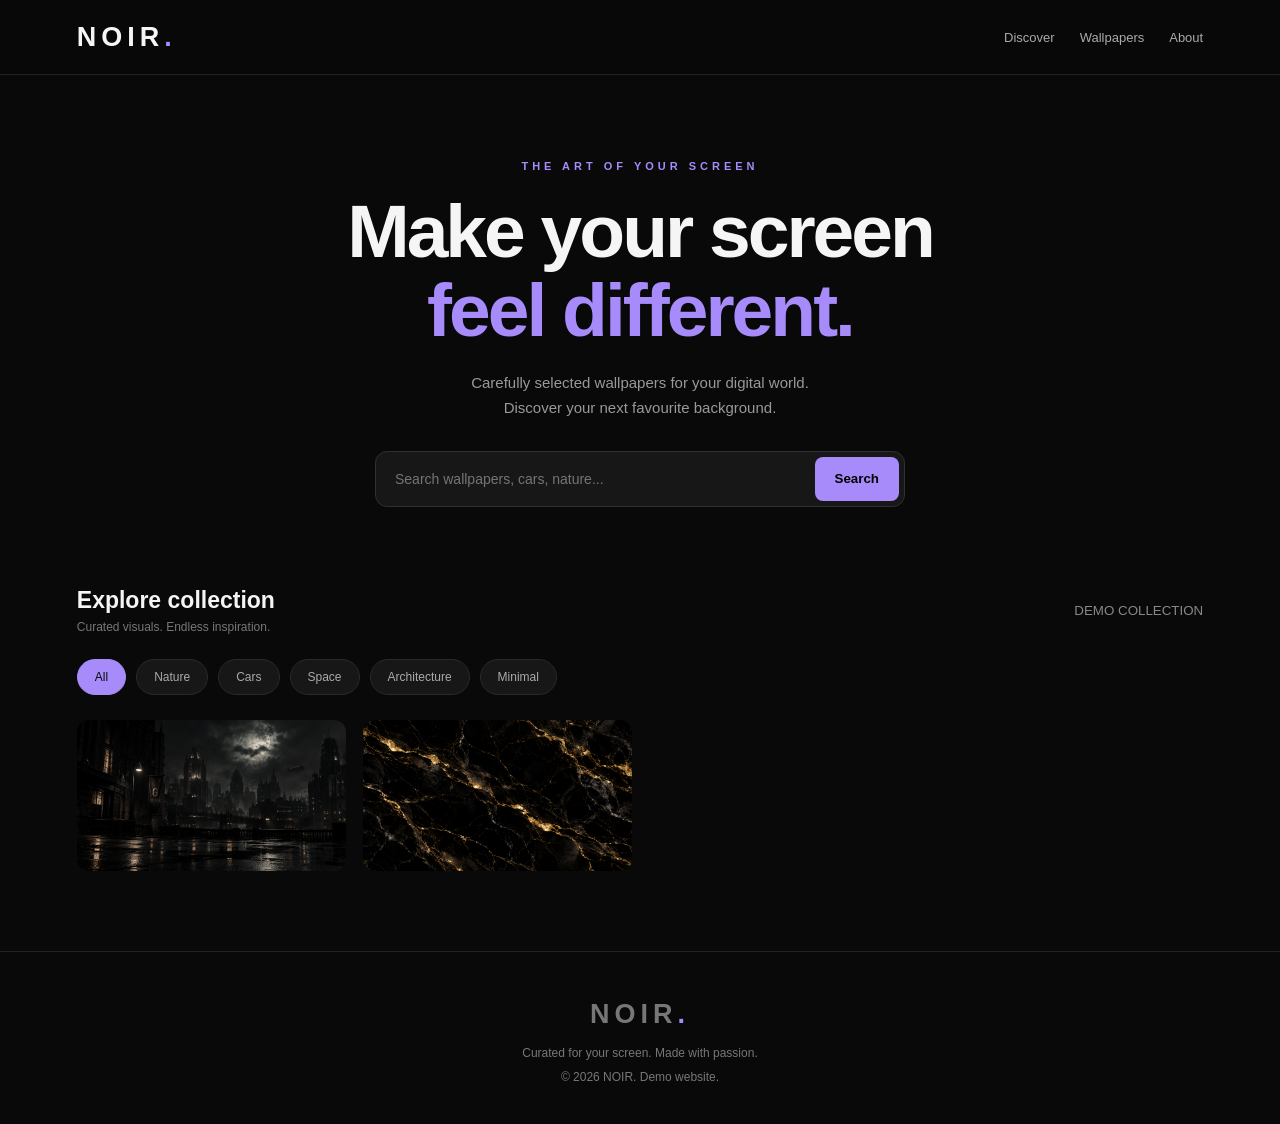
<file: index.html>
<!DOCTYPE html>
<html lang="en">
<head>
<meta charset="UTF-8">
<meta name="viewport" content="width=device-width, initial-scale=1.0">
<title>NOIR — Wallpaper Collection</title>

<style>
* {
  margin: 0;
  padding: 0;
  box-sizing: border-box;
}

body {
  background: #090909;
  color: #f5f5f5;
  font-family: -apple-system, BlinkMacSystemFont, "Segoe UI", sans-serif;
}

header {
  height: 75px;
  padding: 0 6%;
  display: flex;
  align-items: center;
  justify-content: space-between;
  border-bottom: 1px solid #222;
  position: sticky;
  top: 0;
  background: rgba(9,9,9,.94);
  backdrop-filter: blur(15px);
  z-index: 10;
}

.logo {
  font-size: 27px;
  font-weight: 900;
  letter-spacing: 5px;
}

.logo span {
  color: #a78bfa;
}

nav {
  display: flex;
  gap: 25px;
}

nav a {
  color: #aaa;
  text-decoration: none;
  font-size: 13px;
}

nav a:hover {
  color: white;
}

.hero {
  padding: 85px 6% 55px;
  text-align: center;
}

.eyebrow {
  color: #a78bfa;
  letter-spacing: 4px;
  font-size: 11px;
  font-weight: 700;
}

.hero h1 {
  font-size: clamp(38px, 7vw, 75px);
  letter-spacing: -3px;
  margin: 20px 0;
  line-height: 1.05;
}

.hero h1 span {
  color: #a78bfa;
}

.hero p {
  color: #999;
  font-size: 15px;
  line-height: 1.7;
}

.search {
  max-width: 530px;
  margin: 30px auto 0;
  display: flex;
  background: #171717;
  border: 1px solid #303030;
  border-radius: 12px;
  padding: 5px;
}

.search input {
  flex: 1;
  min-width: 0;
  background: transparent;
  border: none;
  outline: none;
  padding: 14px;
  color: white;
  font-size: 14px;
}

.search button {
  background: #a78bfa;
  border: none;
  padding: 0 20px;
  border-radius: 8px;
  font-weight: 700;
  cursor: pointer;
}

main {
  padding: 25px 6% 80px;
}

.section-heading {
  display: flex;
  justify-content: space-between;
  align-items: center;
  margin-bottom: 25px;
}

.section-heading h2 {
  font-size: 23px;
}

.section-heading p {
  color: #777;
  font-size: 12px;
  margin-top: 6px;
}

.categories {
  display: flex;
  gap: 10px;
  overflow-x: auto;
  padding-bottom: 25px;
}

.category {
  background: #171717;
  color: #aaa;
  border: 1px solid #292929;
  padding: 10px 17px;
  border-radius: 30px;
  cursor: pointer;
  white-space: nowrap;
  font-size: 12px;
}

.category.active,
.category:hover {
  background: #a78bfa;
  color: #090909;
  border-color: #a78bfa;
}

/* Wallpaper gallery */

.gallery {
  display: grid;
  grid-template-columns: repeat(4, minmax(0, 1fr));
  gap: 17px;
  align-items: start;
}

.wallpaper {
  position: relative;
  overflow: hidden;
  border-radius: 12px;
  background: #191919;
  cursor: pointer;
  width: 100%;
}

.wallpaper img {
  width: 100%;
  height: auto;
  display: block;
  transition: transform .4s;
}

.wallpaper:hover img {
  transform: scale(1.05);
}

.wallpaper-info {
  position: absolute;
  bottom: 0;
  left: 0;
  right: 0;
  padding: 35px 13px 13px;
  background: linear-gradient(transparent, rgba(0,0,0,.9));
  display: flex;
  justify-content: space-between;
  align-items: end;
  opacity: 0;
  transition: opacity .3s;
}

.wallpaper:hover .wallpaper-info {
  opacity: 1;
}

.wallpaper-info span {
  font-size: 12px;
  font-weight: 600;
}

.wallpaper-info small {
  font-size: 10px;
  color: #ccc;
}

.empty {
  display: none;
  color: #888;
  text-align: center;
  padding: 50px;
}

footer {
  border-top: 1px solid #222;
  padding: 35px 6%;
  text-align: center;
  color: #777;
  font-size: 12px;
  line-height: 2;
}

/* Preview window */

.modal {
  display: none;
  position: fixed;
  inset: 0;
  z-index: 20;
  background: rgba(0,0,0,.93);
  align-items: center;
  justify-content: center;
  padding: 20px;
}

.modal.open {
  display: flex;
}

.modal-content {
  max-width: 450px;
  width: 100%;
  text-align: center;
}

.modal img {
  max-width: 100%;
  max-height: 65vh;
  object-fit: contain;
  border-radius: 10px;
}

.modal h3 {
  margin: 15px;
}

.modal button {
  background: #a78bfa;
  border: none;
  border-radius: 8px;
  padding: 12px 20px;
  margin: 5px;
  cursor: pointer;
  font-weight: 700;
}

.modal .close {
  background: #252525;
  color: white;
}

@media(max-width: 850px) {
  .gallery {
    grid-template-columns: repeat(3, minmax(0, 1fr));
  }
}

@media(max-width: 550px) {
  header {
    padding: 0 5%;
  }

  nav {
    gap: 12px;
  }

  nav a {
    font-size: 11px;
  }

  .hero {
    padding: 65px 5% 40px;
  }

  main {
    padding: 20px 5% 60px;
  }

  .gallery {
    grid-template-columns: repeat(2, minmax(0, 1fr));
    gap: 10px;
  }
}

@media(hover: none) {
  .wallpaper-info {
    opacity: 1;
  }
}
</style>
</head>

<body>

<header>
  <div class="logo">NOIR<span>.</span></div>
  <nav>
    <a href="#">Discover</a>
    <a href="#gallery">Wallpapers</a>
    <a href="#footer">About</a>
  </nav>
</header>

<section class="hero">
  <div class="eyebrow">THE ART OF YOUR SCREEN</div>
  <h1>Make your screen<br><span>feel different.</span></h1>
  <p>Carefully selected wallpapers for your digital world.<br>Discover your next favourite background.</p>

  <div class="search">
    <input id="searchInput" type="text" placeholder="Search wallpapers, cars, nature...">
    <button onclick="filterWallpapers()">Search</button>
  </div>
</section>

<main id="gallery">
  <div class="section-heading">
    <div>
      <h2>Explore collection</h2>
      <p>Curated visuals. Endless inspiration.</p>
    </div>
    <small style="color:#888">DEMO COLLECTION</small>
  </div>

  <div class="categories">
    <button class="category active" data-category="all">All</button>
    <button class="category" data-category="nature">Nature</button>
    <button class="category" data-category="cars">Cars</button>
    <button class="category" data-category="space">Space</button>
    <button class="category" data-category="architecture">Architecture</button>
    <button class="category" data-category="minimal">Minimal</button>
  </div>

  <div class="gallery" id="wallpaperGallery">

    <div class="wallpaper" data-category="urban" data-name="midnight city neon" onclick="window.location.href='wallpaper.html?id=midnight-city'">
      <img src="images/midnight-city.jpg" alt="Midnight City">
      <div class="wallpaper-info">
        <span>Midnight City</span>
        <small>Urban</small>
      </div>
    </div>

    <div class="wallpaper" data-category="minimal" data-name="black marble dark gold" onclick="window.location.href='wallpaper.html?id=black-marble'">
      <img src="images/black-marble.jpg" alt="Black Marble">
      <div class="wallpaper-info">
        <span>Black Marble</span>
        <small>Abstract</small>
      </div>
    </div>

  </div>

  <div class="empty" id="emptyMessage">
    No wallpapers found. Try another search.
  </div>
</main>

<footer id="footer">
  <div class="logo">NOIR<span>.</span></div>
  Curated for your screen. Made with passion.
  <br>© 2026 NOIR. Demo website.
</footer>

<script>
const cards = document.querySelectorAll(".wallpaper");
const categoryButtons = document.querySelectorAll(".category");
const searchInput = document.getElementById("searchInput");
const emptyMessage = document.getElementById("emptyMessage");

let selectedCategory = "all";

function filterWallpapers() {
  const search = searchInput.value.toLowerCase().trim();
  let visible = 0;

  cards.forEach(card => {
    const category = card.dataset.category;
    const name = card.dataset.name;

    const matchesCategory =
      selectedCategory === "all" || category === selectedCategory;

    const matchesSearch = name.includes(search);

    const show = matchesCategory && matchesSearch;
    card.style.display = show ? "block" : "none";

    if (show) visible++;
  });

  emptyMessage.style.display = visible === 0 ? "block" : "none";
}

categoryButtons.forEach(button => {
  button.addEventListener("click", () => {
    categoryButtons.forEach(b => b.classList.remove("active"));
    button.classList.add("active");

    selectedCategory = button.dataset.category;
    filterWallpapers();
  });
});

searchInput.addEventListener("input", filterWallpapers);
</script>

</body>
</html>
</file>
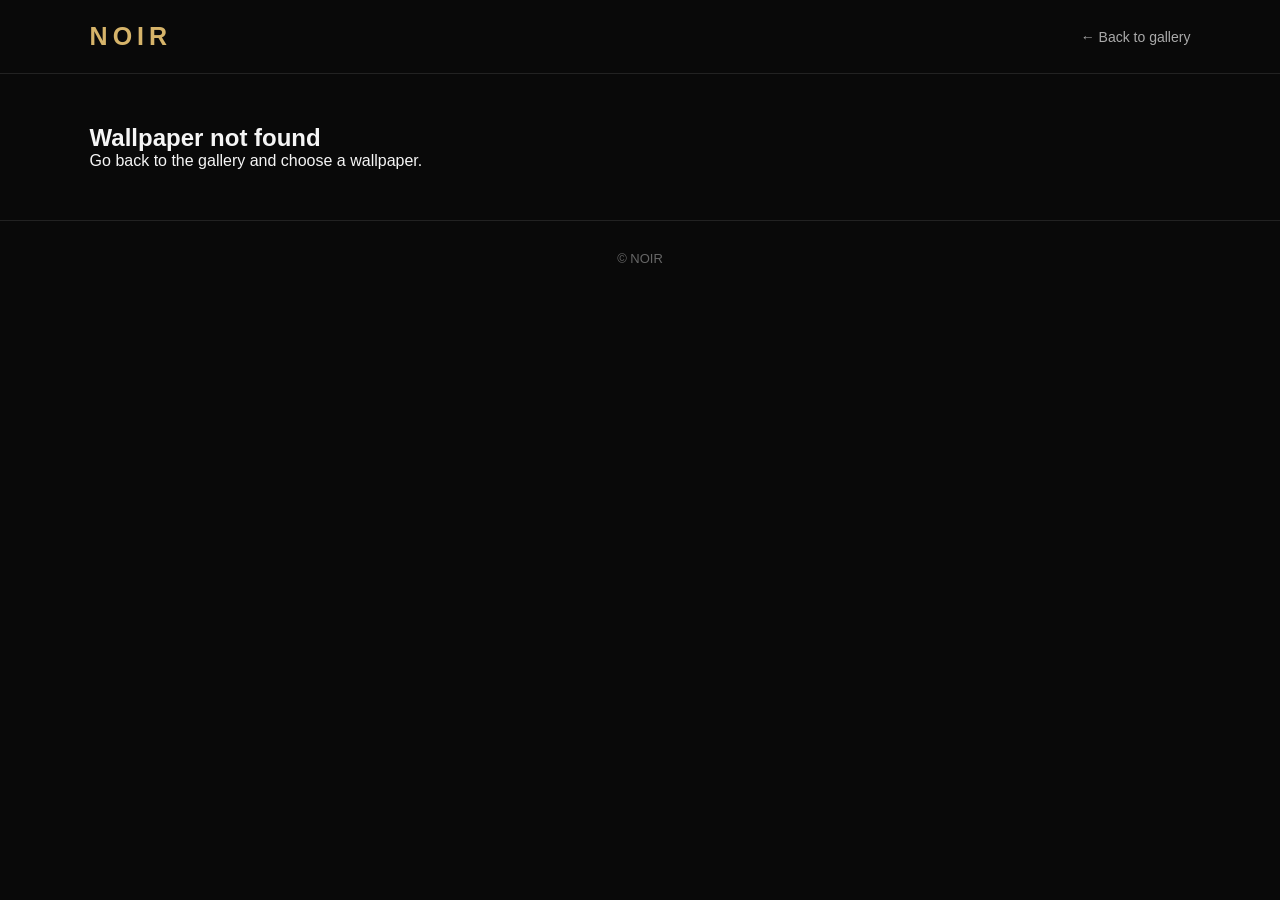
<file: wallpaper.html>
<!DOCTYPE html>
<html lang="en">
<head>
  <meta charset="UTF-8">
  <meta name="viewport" content="width=device-width, initial-scale=1">
  <title>NOIR | Wallpaper</title>
  <link rel="stylesheet" href="wallpaper.css">
</head>
<body>

  <header class="topbar">
    <a href="index.html" class="logo">NOIR</a>
    <a href="index.html" class="back">← Back to gallery</a>
  </header>

  <main class="container" id="detail">
    <p class="loading">Loading…</p>
  </main>

  <section class="container similar" id="similar-section" hidden>
    <h2>Similar Wallpapers</h2>
    <div class="grid" id="similar-grid"></div>
  </section>

  <footer class="footer">© NOIR</footer>

  <script src="wallpapers.js"></script>
  <script src="wallpaper.js"></script>
</body>
</html>
</file>
<file: wallpaper.css>
* {
  margin: 0;
  padding: 0;
  box-sizing: border-box;
}

body {
  background: #090909;
  color: #f5f5f5;
  font-family: Arial, sans-serif;
}

.topbar {
  display: flex;
  justify-content: space-between;
  align-items: center;
  padding: 22px 7%;
  border-bottom: 1px solid #222;
}

.logo {
  color: #d6b46a;
  font-size: 25px;
  font-weight: bold;
  letter-spacing: 5px;
  text-decoration: none;
}

.back {
  color: #aaa;
  text-decoration: none;
  font-size: 14px;
  transition: color 0.3s;
}

.back:hover {
  color: #d6b46a;
}

.container {
  width: 86%;
  max-width: 1200px;
  margin: 50px auto;
}

.loading {
  color: #aaa;
  text-align: center;
  padding: 80px 0;
}

/* Main wallpaper layout */

.wallpaper-detail {
  display: grid;
  grid-template-columns: 1.5fr 1fr;
  gap: 45px;
  align-items: center;
}

.main-image {
  width: 100%;
  max-height: 600px;
  object-fit: cover;
  border-radius: 12px;
  border: 1px solid #292929;
  display: block;
}

.wallpaper-info {
  padding: 15px 0;
}

.category {
  color: #d6b46a;
  text-transform: uppercase;
  letter-spacing: 3px;
  font-size: 12px;
  margin-bottom: 18px;
}

.wallpaper-info h1 {
  font-size: clamp(30px, 4vw, 48px);
  margin-bottom: 20px;
  font-weight: 600;
}

.wallpaper-info > p:not(.category) {
  color: #999;
  margin-bottom: 22px;
  font-size: 14px;
}

.tags {
  display: flex;
  flex-wrap: wrap;
  gap: 10px;
  margin-bottom: 30px;
}

.tags span {
  color: #bbb;
  background: #171717;
  border: 1px solid #292929;
  padding: 8px 13px;
  border-radius: 30px;
  font-size: 12px;
}

.download-btn {
  display: inline-block;
  background: #d6b46a;
  color: #090909;
  text-decoration: none;
  padding: 15px 25px;
  border-radius: 5px;
  font-size: 14px;
  font-weight: bold;
  transition: 0.3s;
}

.download-btn:hover {
  background: #f0d18b;
  transform: translateY(-2px);
}

/* Similar wallpapers */

.similar h2 {
  margin-bottom: 25px;
  color: #d6b46a;
  font-size: 25px;
  font-weight: 500;
}

.grid {
  display: grid;
  grid-template-columns: repeat(auto-fit, minmax(200px, 1fr));
  gap: 20px;
}

.similar-card {
  text-decoration: none;
  color: white;
  background: #111;
  border: 1px solid #222;
  border-radius: 9px;
  overflow: hidden;
  transition: 0.3s;
}

.similar-card:hover {
  transform: translateY(-5px);
  border-color: #d6b46a;
}

.similar-card img {
  width: 100%;
  height: 170px;
  object-fit: cover;
  display: block;
}

.similar-card p {
  padding: 14px;
  font-size: 14px;
}

/* Footer */

.footer {
  text-align: center;
  padding: 30px;
  color: #666;
  border-top: 1px solid #222;
  font-size: 13px;
}

[hidden] {
  display: none !important;
}

/* Mobile design */

@media (max-width: 750px) {
  .wallpaper-detail {
    grid-template-columns: 1fr;
    gap: 25px;
  }

  .main-image {
    max-height: 400px;
  }

  .wallpaper-info h1 {
    font-size: 32px;
  }
}

@media (max-width: 600px) {
  .topbar {
    padding: 18px 5%;
  }

  .container {
    width: 90%;
    margin: 30px auto;
  }

  .grid {
    grid-template-columns: repeat(2, minmax(0, 1fr));
    gap: 12px;
  }

  .similar-card img {
    height: 125px;
  }
}
</file>
